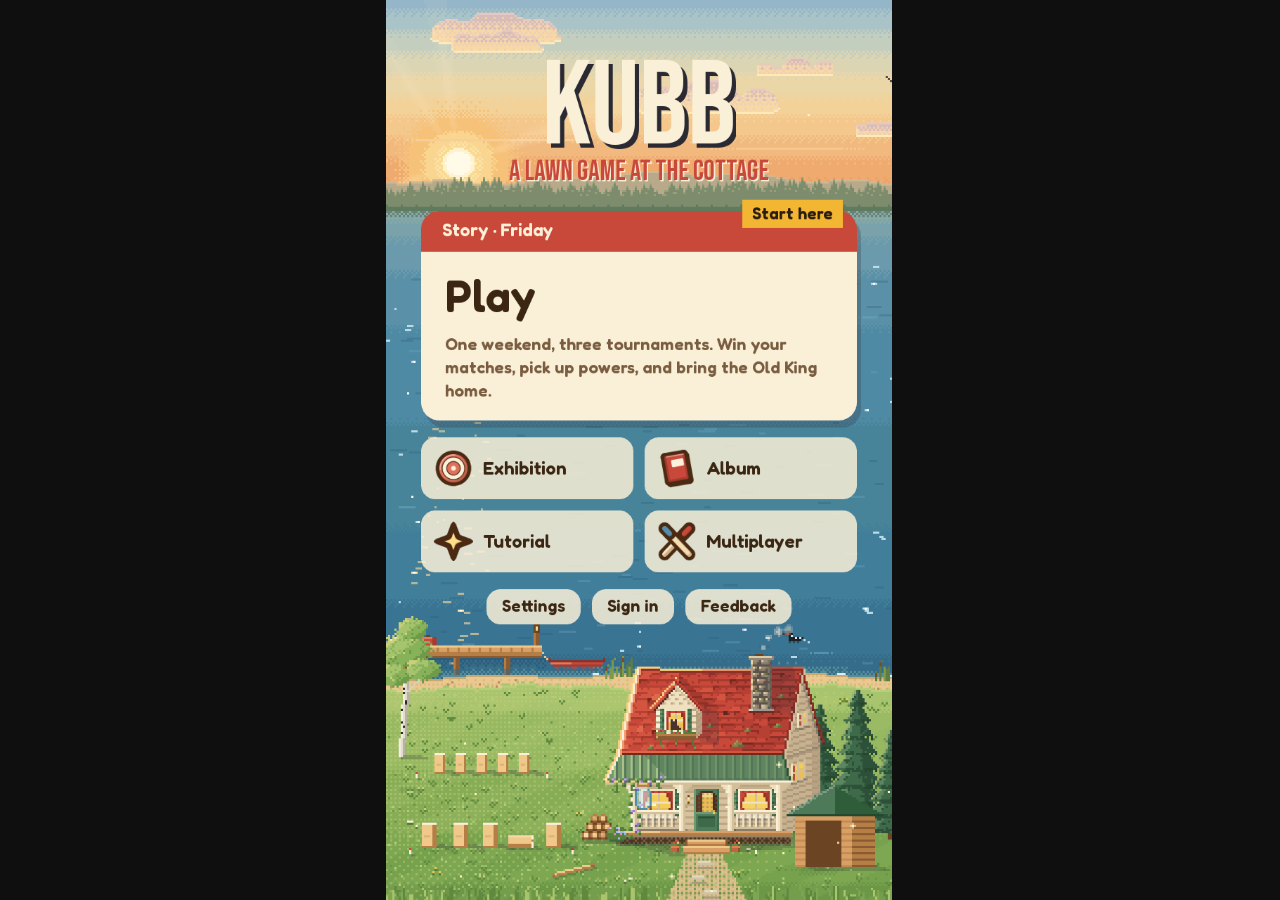
<file: index.html>
<!doctype html>
<html lang="en">
<head>
    <meta charset="UTF-8" />
    <link rel="icon" type="image/png" href="./favicon.png" />
    <!-- Add to Home Screen: Kubb opens full screen with its own icon. A phone needs this for notifications (iPhone
         only sends them to a game added to the Home Screen). -->
    <link rel="manifest" href="./manifest.webmanifest" />
    <link rel="apple-touch-icon" href="./icons/apple-touch-icon.png" />
    <meta name="apple-mobile-web-app-title" content="Kubb" />
    <meta name="mobile-web-app-capable" content="yes" />
    <meta name="apple-mobile-web-app-capable" content="yes" />
    <meta name="theme-color" content="#fcf1da" />
    <meta name="viewport" content="width=device-width, initial-scale=1.0" />
    <link rel="stylesheet" href="./style.css">
    <!-- Fredoka (SIL Open Font Licence), the game's font. See ASSETS.md. -->
    <link rel="stylesheet" href="./fonts.css">
    <!-- Fetch the splash's two fonts straight away, so its title doesn't swap font halfway in. -->
    <link rel="preload" href="./assets/fonts/bebas-neue-400-latin.woff2" as="font" type="font/woff2" crossorigin>
    <link rel="preload" href="./assets/fonts/caveat-600-latin.woff2" as="font" type="font/woff2" crossorigin>
    <title>Kubb</title>
  <script type="module" crossorigin src="./assets/index-DdmaKuRR.js"></script>
  <link rel="modulepreload" crossorigin href="./assets/phaser-DkrQsNE3.js">
</head>

<body>
    <!-- The title card: plain HTML so it shows the moment the page opens, before the fonts and the
         game have loaded. src/main.ts fades it out once the first screen has been drawn. -->
    <div id="splash" role="status" aria-live="polite">
        <div class="splash-title">Kubb</div>
        <div class="splash-line">setting up the lawn<span class="splash-dots"><span>.</span><span>.</span><span>.</span></span></div>
    </div>
    <script>
        // If the game hasn't drawn its first screen after 15 seconds, offer a fresh copy instead of a splash that never
        // ends (Josh's phone, 2026-10-17: it held a page from an earlier publish whose script was gone). The added `r`
        // skips the phone's cached page; the game ignores it.
        setTimeout(function () {
            var s = document.getElementById('splash');
            if (!s || s.classList.contains('leaving')) return;
            var b = document.createElement('button');
            b.className = 'splash-reload';
            b.textContent = 'Still loading? Tap to reload';
            b.onclick = function () { var u = new URL(location.href); u.searchParams.set('r', String(Date.now())); location.replace(u.toString()); };
            s.appendChild(b);
        }, 15000);
    </script>
    <div id="app">
        <div id="game-container"></div>
    </div>
</body>
</html>
</file>
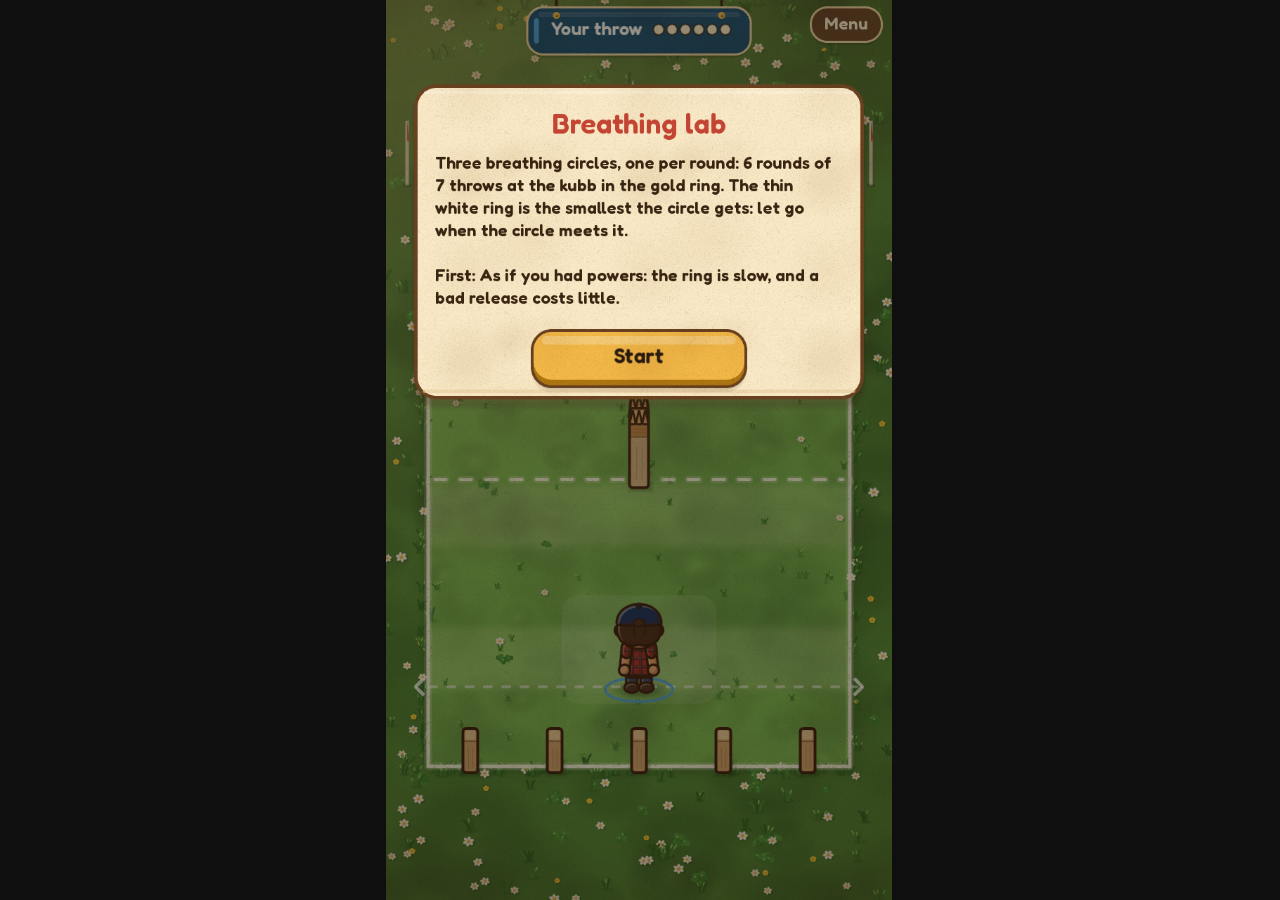
<file: breathlab/index.html>
<!doctype html>
<html lang="en">
<head>
<meta charset="UTF-8">
<meta name="viewport" content="width=device-width, initial-scale=1.0">
<title>Kubb Breathing lab</title>
<!-- kubbgame.ca/breathlab: a short address to send friends, straight into the Breathing lab. -->
<meta http-equiv="refresh" content="0; url=../?breathlab=1&amp;from=camp">
<script>location.replace('../?breathlab=1&from=camp');</script>
</head>
<body><a href="../?breathlab=1&amp;from=camp">Start the Breathing lab</a></body>
</html>
</file>
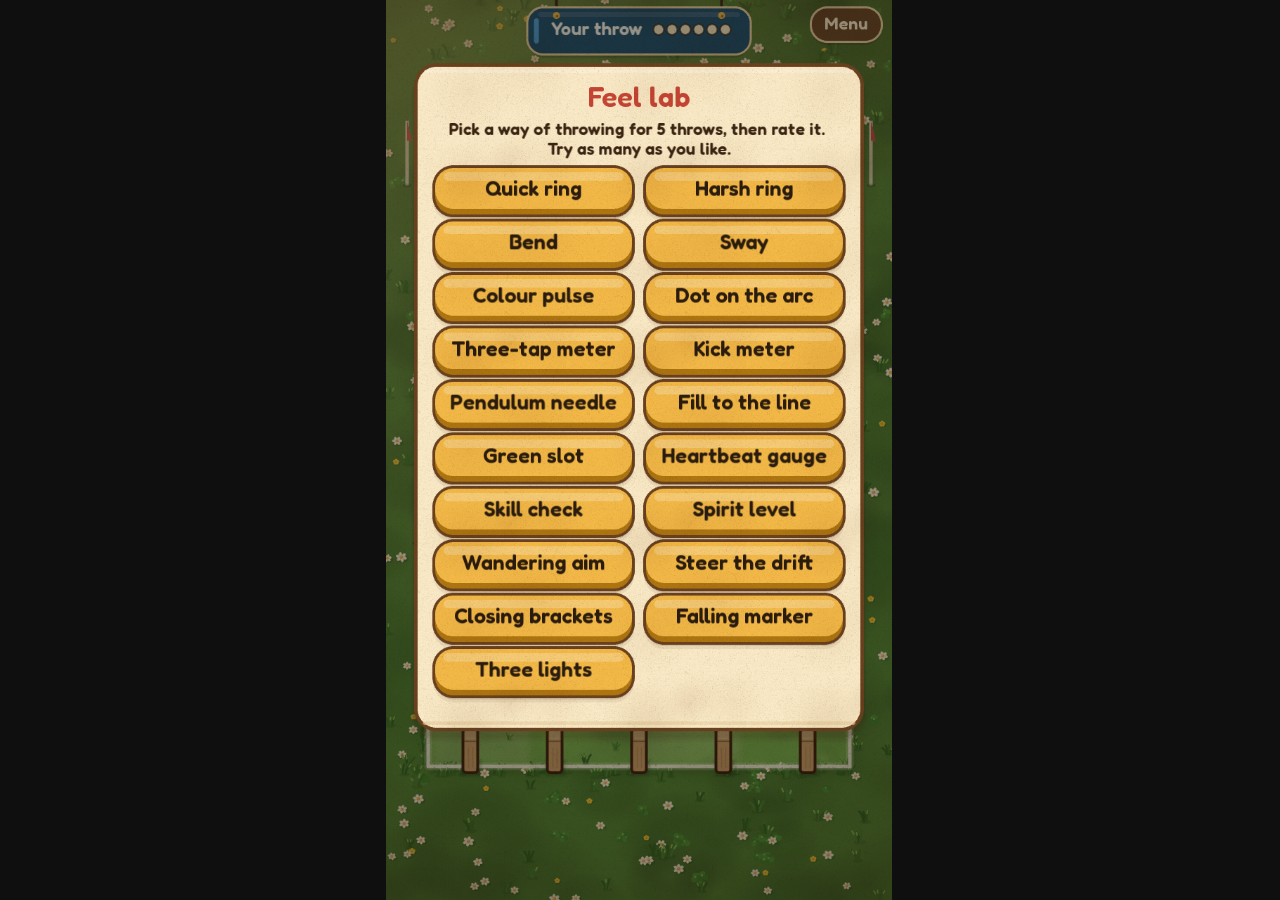
<file: feellab/index.html>
<!doctype html>
<html lang="en">
<head>
<meta charset="UTF-8">
<meta name="viewport" content="width=device-width, initial-scale=1.0">
<title>Kubb Feel lab</title>
<!-- kubbgame.ca/feellab: a short address to send friends, straight into the Feel lab. -->
<meta http-equiv="refresh" content="0; url=../?feellab=1&amp;from=camp">
<script>location.replace('../?feellab=1&from=camp');</script>
</head>
<body><a href="../?feellab=1&amp;from=camp">Start the Feel lab</a></body>
</html>
</file>
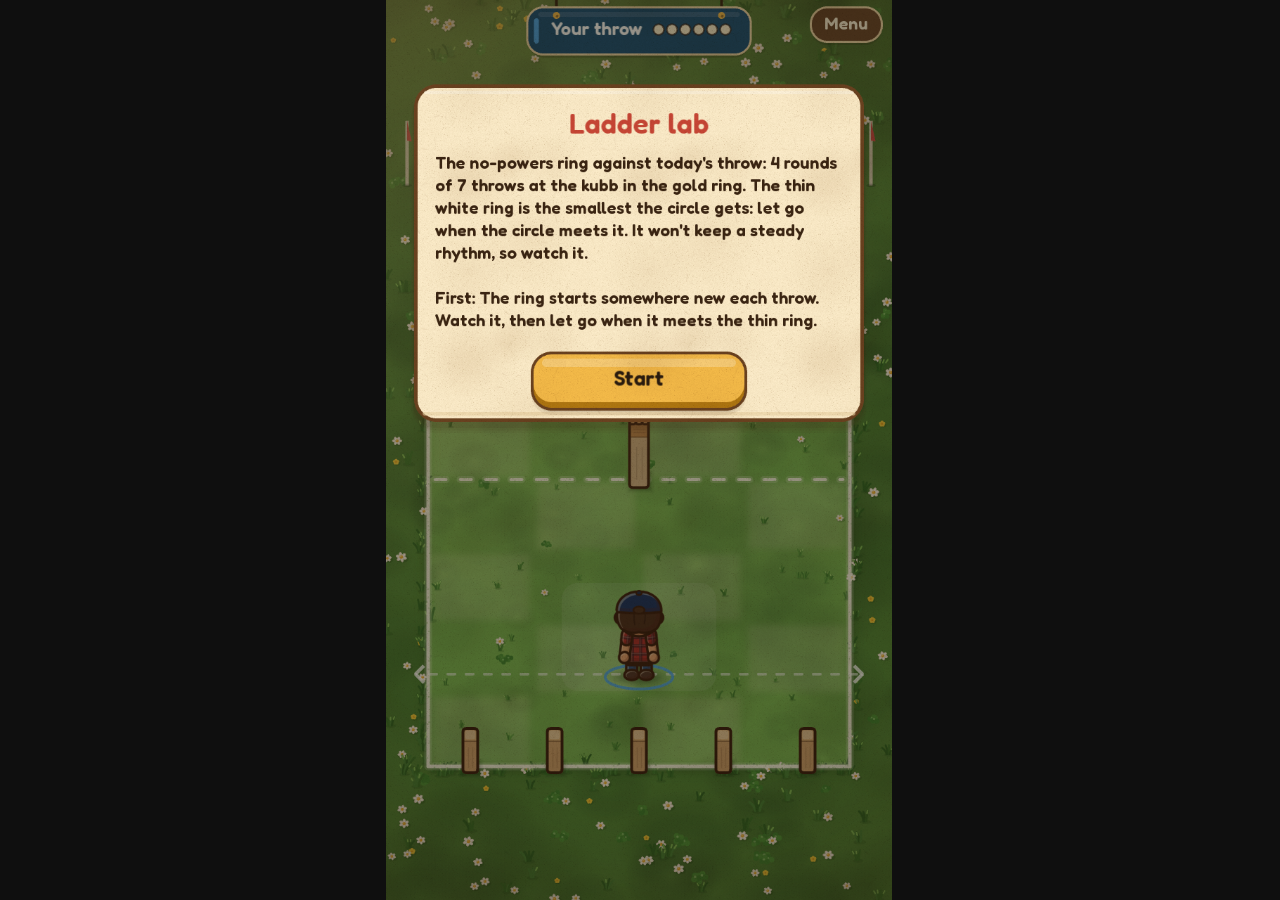
<file: ladderlab/index.html>
<!doctype html>
<html lang="en">
<head>
<meta charset="UTF-8">
<meta name="viewport" content="width=device-width, initial-scale=1.0">
<title>Kubb Ladder lab</title>
<!-- kubbgame.ca/ladderlab: a short address to send friends, straight into the Ladder lab. -->
<meta http-equiv="refresh" content="0; url=../?ladderlab=1&amp;from=camp">
<script>location.replace('../?ladderlab=1&from=camp');</script>
</head>
<body><a href="../?ladderlab=1&amp;from=camp">Start the Ladder lab</a></body>
</html>
</file>
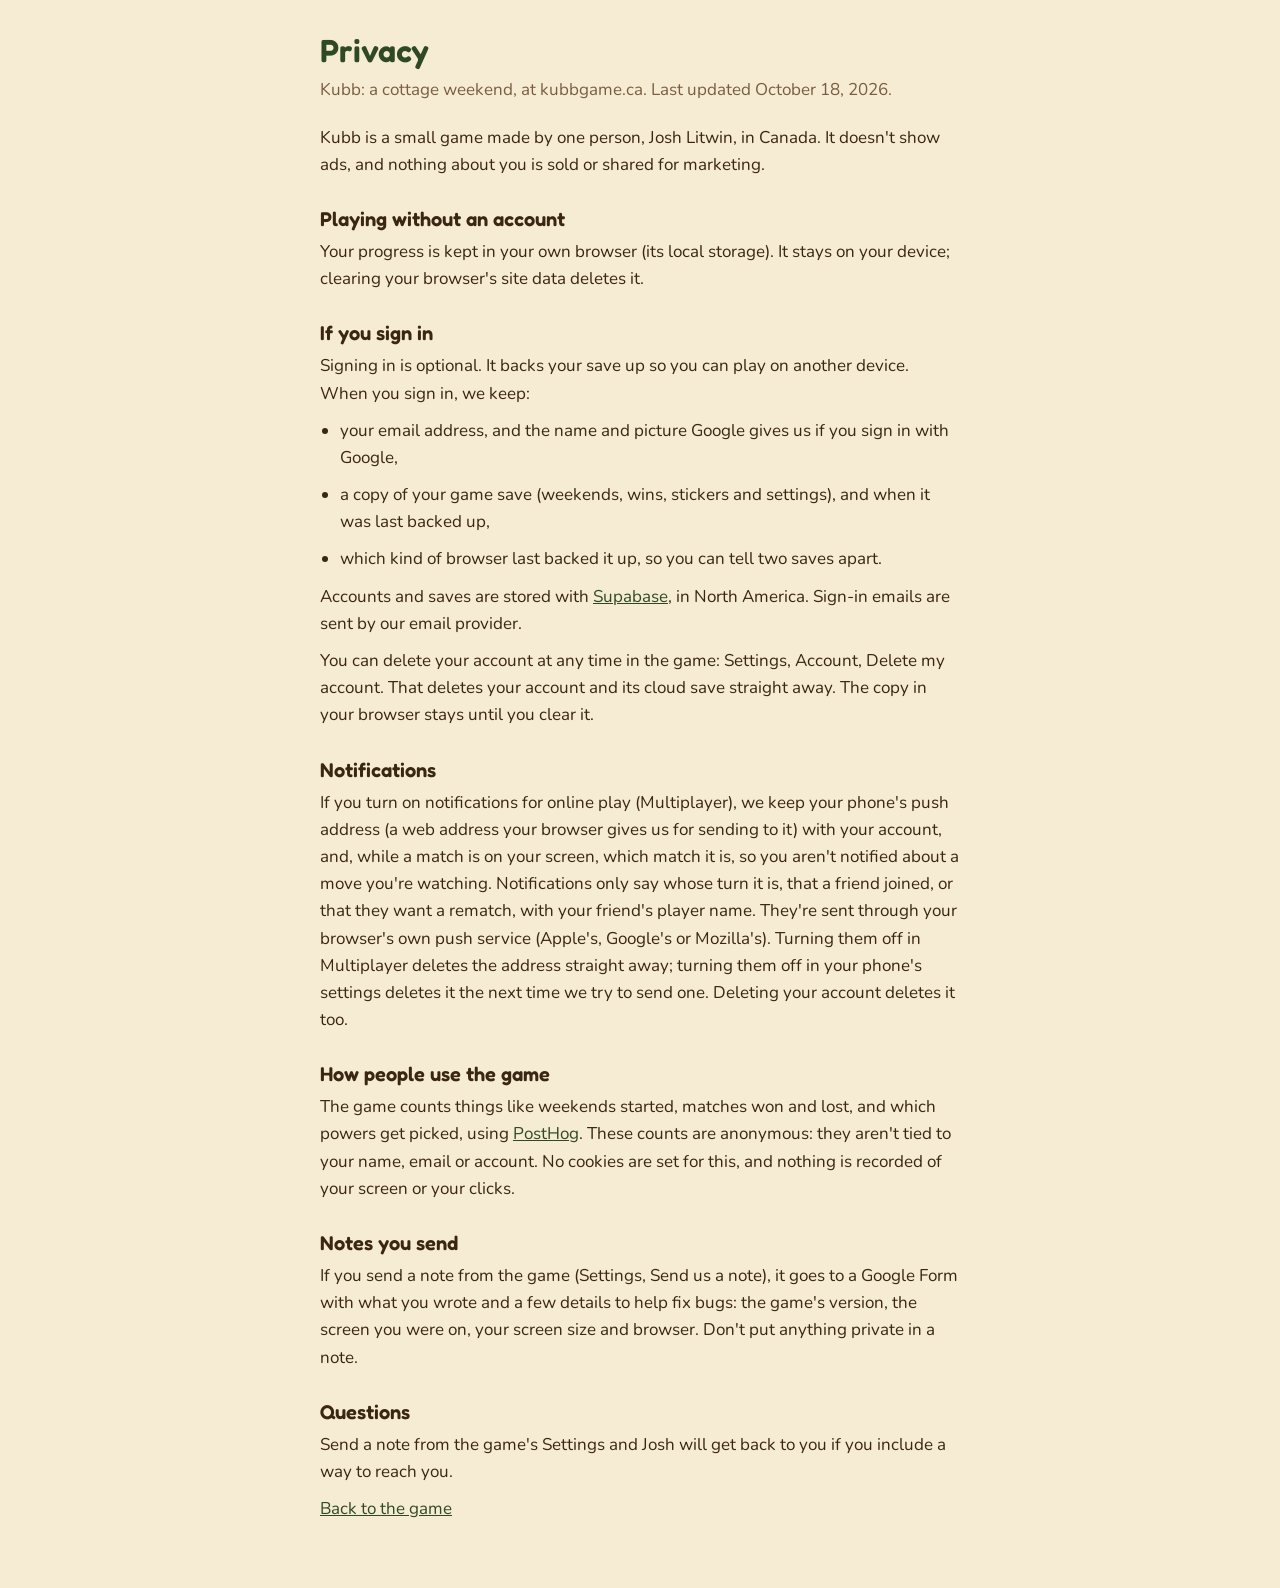
<file: privacy/index.html>
<!doctype html>
<html lang="en">
<head>
<meta charset="utf-8">
<meta name="viewport" content="width=device-width, initial-scale=1">
<title>Kubb Privacy</title>
<link rel="icon" href="/favicon.png">
<link rel="stylesheet" href="https://fonts.googleapis.com/css2?family=Fredoka:wght@500;600&family=Nunito:wght@400;700&display=swap">
<style>
:root { --bg: #f6ecd4; --card: #fcf1da; --ink: #3b2614; --soft: #7a5d40; --edge: #6b4423; --lawn: #2f4a22; }
@media (prefers-color-scheme: dark) { :root { --bg: #1d2516; --card: #26301d; --ink: #f3e6c8; --soft: #c9b48f; --edge: #8a6a45; --lawn: #b5d39a; color-scheme: dark; } }
body { margin: 0; background: var(--bg); color: var(--ink); font: 17px/1.6 "Nunito", "Trebuchet MS", sans-serif; }
main { max-width: 640px; margin: 0 auto; padding-inline: 16px; padding-block: 32px 56px; }
h1 { font: 600 2rem/1.2 "Fredoka", sans-serif; color: var(--lawn); margin: 0 0 6px; }
h2 { font: 600 1.25rem/1.3 "Fredoka", sans-serif; margin: 28px 0 6px; }
p, li { margin: 0 0 10px; }
ul { padding-left: 20px; margin: 0 0 10px; }
.when { color: var(--soft); margin-bottom: 20px; }
a { color: var(--lawn); }
</style>
</head>
<body>
<main>
  <h1>Privacy</h1>
  <p class="when">Kubb: a cottage weekend, at kubbgame.ca. Last updated October 18, 2026.</p>

  <p>Kubb is a small game made by one person, Josh Litwin, in Canada. It doesn't show ads, and nothing about you is sold or shared for marketing.</p>

  <h2>Playing without an account</h2>
  <p>Your progress is kept in your own browser (its local storage). It stays on your device; clearing your browser's site data deletes it.</p>

  <h2>If you sign in</h2>
  <p>Signing in is optional. It backs your save up so you can play on another device. When you sign in, we keep:</p>
  <ul>
    <li>your email address, and the name and picture Google gives us if you sign in with Google,</li>
    <li>a copy of your game save (weekends, wins, stickers and settings), and when it was last backed up,</li>
    <li>which kind of browser last backed it up, so you can tell two saves apart.</li>
  </ul>
  <p>Accounts and saves are stored with <a href="https://supabase.com/privacy" rel="noopener">Supabase</a>, in North America. Sign-in emails are sent by our email provider.</p>
  <p>You can delete your account at any time in the game: Settings, Account, Delete my account. That deletes your account and its cloud save straight away. The copy in your browser stays until you clear it.</p>

  <h2>Notifications</h2>
  <p>If you turn on notifications for online play (Multiplayer), we keep your phone's push address (a web address your browser gives us for sending to it) with your account, and, while a match is on your screen, which match it is, so you aren't notified about a move you're watching. Notifications only say whose turn it is, that a friend joined, or that they want a rematch, with your friend's player name. They're sent through your browser's own push service (Apple's, Google's or Mozilla's). Turning them off in Multiplayer deletes the address straight away; turning them off in your phone's settings deletes it the next time we try to send one. Deleting your account deletes it too.</p>

  <h2>How people use the game</h2>
  <p>The game counts things like weekends started, matches won and lost, and which powers get picked, using <a href="https://posthog.com/privacy" rel="noopener">PostHog</a>. These counts are anonymous: they aren't tied to your name, email or account. No cookies are set for this, and nothing is recorded of your screen or your clicks.</p>

  <h2>Notes you send</h2>
  <p>If you send a note from the game (Settings, Send us a note), it goes to a Google Form with what you wrote and a few details to help fix bugs: the game's version, the screen you were on, your screen size and browser. Don't put anything private in a note.</p>

  <h2>Questions</h2>
  <p>Send a note from the game's Settings and Josh will get back to you if you include a way to reach you.</p>

  <p><a href="/">Back to the game</a></p>
</main>
</body>
</html>
</file>
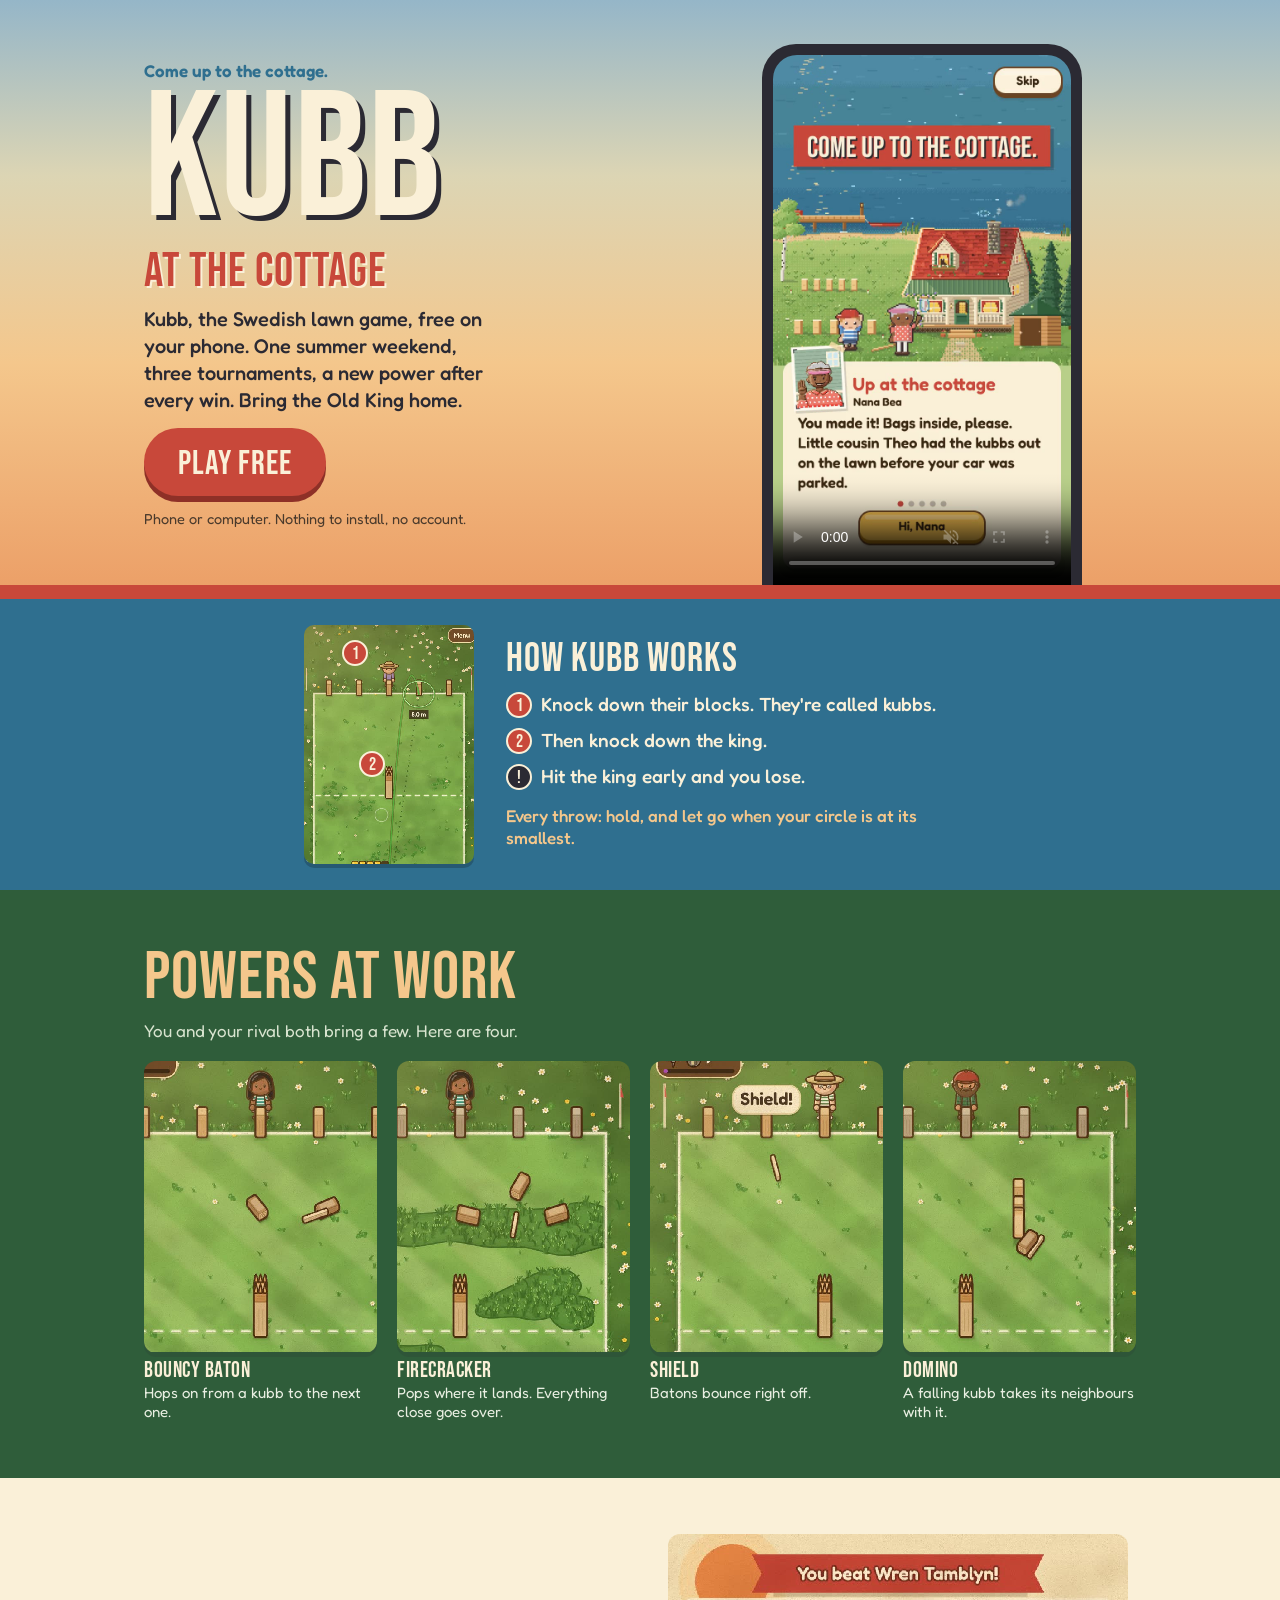
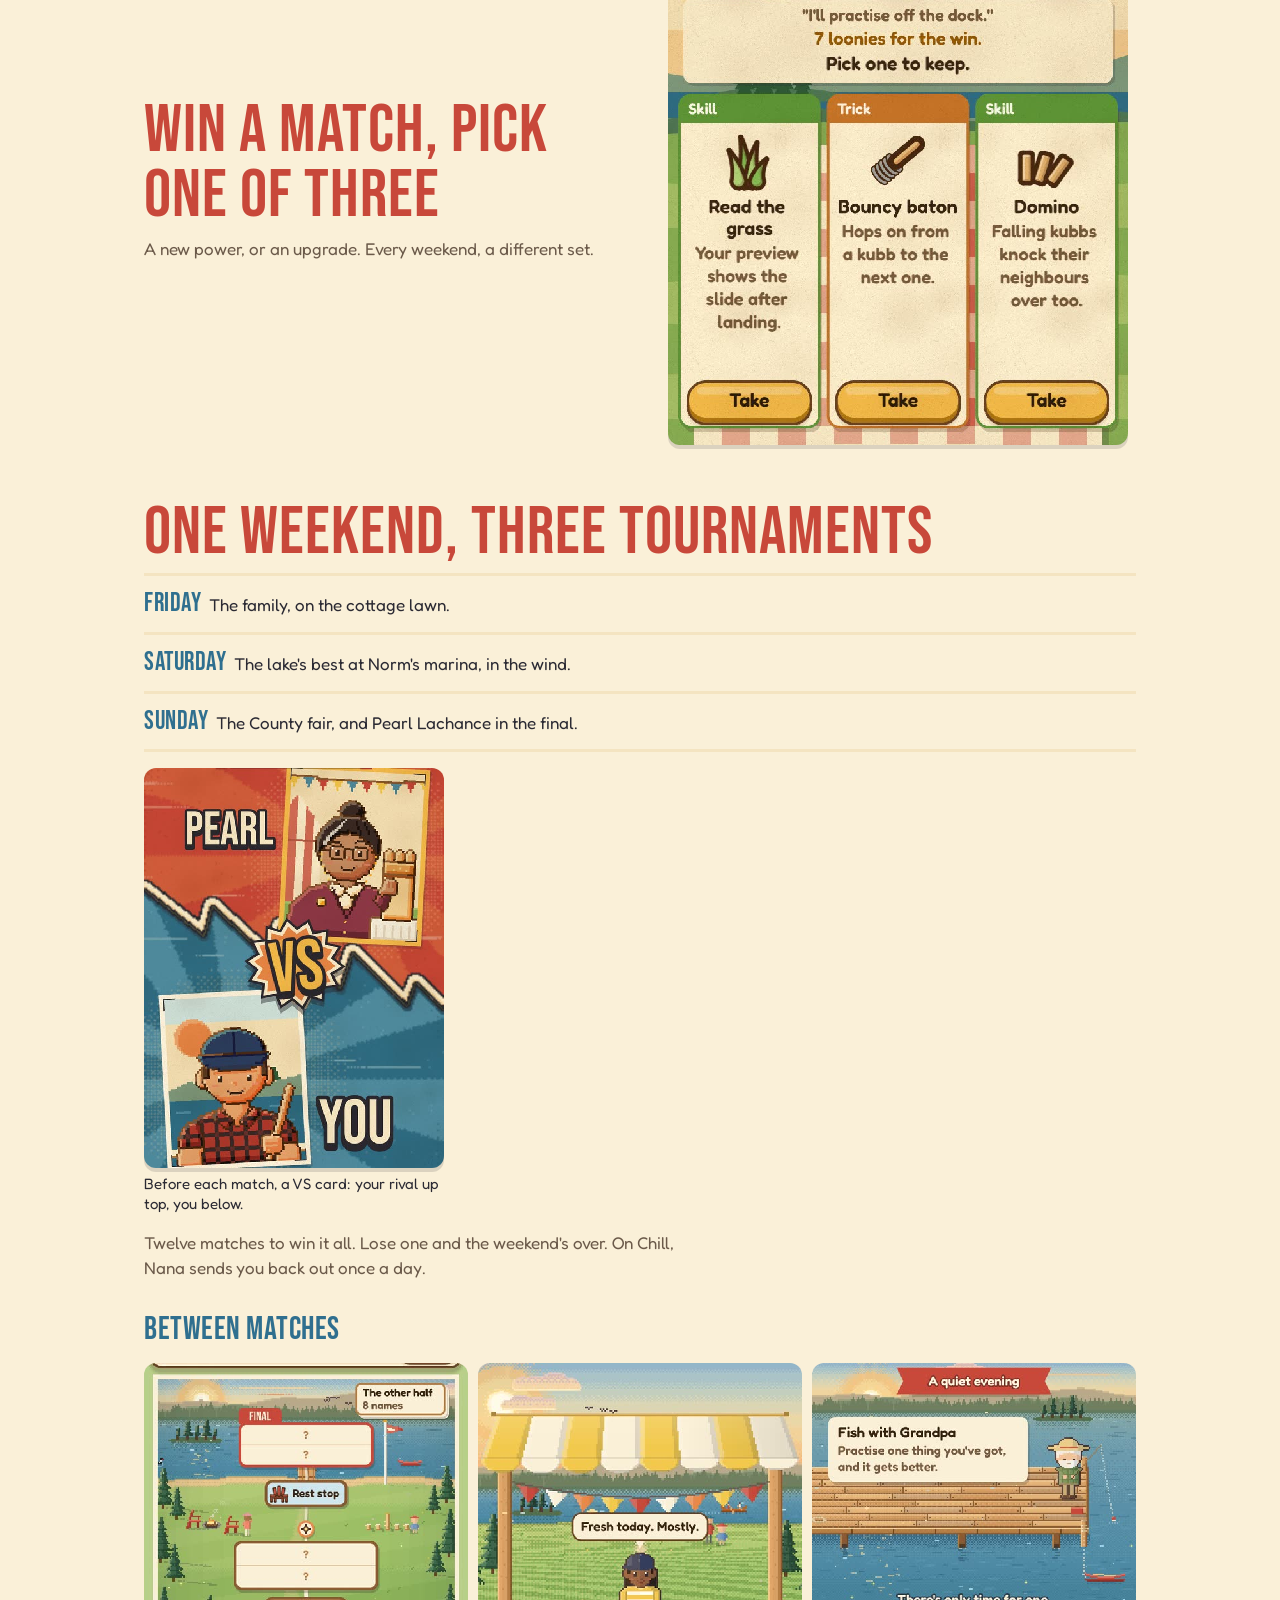
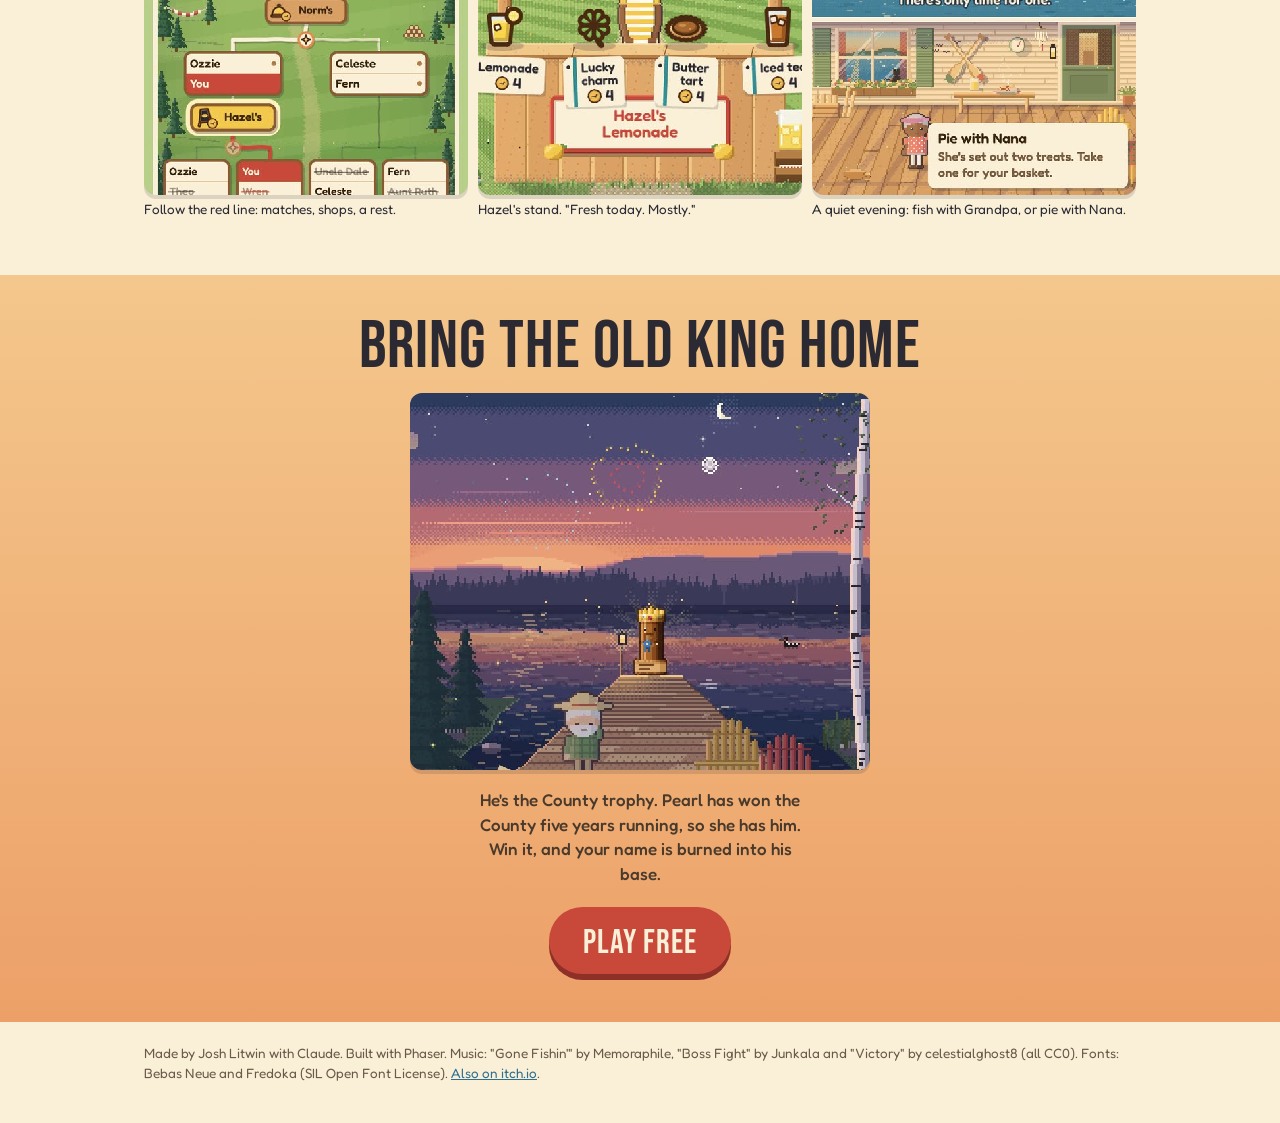
<file: promo/index.html>
<!doctype html>
<html lang="en-CA">
<meta charset="utf-8">
<title>Kubb at the Cottage</title>
<meta name="description" content="Kubb, the Swedish lawn game, free on your phone. One summer weekend, three tournaments, a new power after every win. Bring the Old King home. Nothing to install.">
<meta name="viewport" content="width=device-width, initial-scale=1">
<meta property="og:type" content="website">
<meta property="og:url" content="https://kubbgame.ca/promo/">
<meta property="og:title" content="Kubb at the Cottage: a free lawn game with powers">
<meta property="og:description" content="Throw wooden batons, knock down the other side's blocks, then the king. Pick a new power every time you win. Free in your browser, nothing to install.">
<meta property="og:image" content="https://kubbgame.ca/promo/media/poster.jpg">
<meta property="og:image:width" content="1200">
<meta property="og:image:height" content="630">
<meta name="twitter:card" content="summary_large_image">
<link rel="stylesheet" href="https://fonts.googleapis.com/css2?family=Bebas+Neue&family=Fredoka:wght@400;500;600&display=swap">
<style>
/* v5 (2026-10-12): v4's page with Josh's script: his subhead, the new trailer, the Old King home on the dock.
   v4: v3's page (the v2 summer poster cut to about five phone screens) with every picture and clip
   re-recorded with the ring. Order: hero (trailer), how Kubb works, powers at work, pick one of three, the weekend
   (VS card and the pixel weekend), the Old King, the closing button. Phone first; grids open at 760 px. */
:root {
  --cream: #faf0d8; --sand: #f4e4c1; --dusk: #f4c78c; --red: #c8483a; --lake: #2f6f8f; --pine: #2f5d3a; --ink: #2b2a33; --soft: #6b5a4a;
  --display: "Bebas Neue", "Arial Narrow", Impact, sans-serif; --body: "Fredoka", "Trebuchet MS", system-ui, sans-serif;
  color-scheme: light;
}
* { box-sizing: border-box; }
html, body { overflow-x: hidden; }
body { margin: 0; background: var(--cream); color: var(--ink); font-family: var(--body); font-size: 17px; line-height: 1.45; }
a { color: var(--lake); }
img, video { max-width: 100%; }
img { height: auto; }
figure { margin: 0; }
.wrap { max-width: 1040px; margin: 0 auto; padding-inline: 16px; }

.hero { background: linear-gradient(180deg, #95b6c8 0%, #dcd5b4 30%, var(--dusk) 62%, #eca068 100%); padding-top: 26px; overflow: hidden; }
.hero .wrap { display: grid; grid-template-columns: 1fr; gap: 18px; align-items: end; }
.title { text-align: center; }
.invite { font-size: 17px; font-weight: 600; color: var(--lake); margin: 0; }
.title h1 { font-family: var(--display); font-weight: 400; font-size: clamp(84px, 14vw, 190px); line-height: 0.85; margin: 2px 0 0; color: var(--cream); text-shadow: 5px 5px 0 var(--ink); letter-spacing: 2px; }
.title h1 small { display: block; font-size: 0.27em; line-height: 1; color: var(--red); text-shadow: 2px 2px 0 var(--cream); letter-spacing: 1px; margin-top: 10px; }
.pitch { max-width: 33ch; margin: 10px auto 14px; font-size: 17px; line-height: 1.35; font-weight: 500; }
.play { display: inline-flex; align-items: center; background: var(--red); color: var(--cream); text-decoration: none; font-family: var(--display); font-size: 34px; letter-spacing: 1px; padding: 11px 34px 7px; border-radius: 999px; box-shadow: 0 6px 0 #8e3027; }
.play:hover { transform: translateY(1px); box-shadow: 0 5px 0 #8e3027; }
.play:focus-visible { outline: 4px solid var(--lake); outline-offset: 4px; }
.sub { font-size: 14.5px; color: #4a3a2c; margin-top: 12px; }
.phone { justify-self: center; width: min(320px, 100%); background: var(--ink); border-radius: 34px 34px 0 0; padding: 11px 11px 0; }
.phone video { display: block; width: 100%; aspect-ratio: 9 / 16; border-radius: 24px 24px 0 0; background: var(--sand); object-fit: cover; }
.band { height: 14px; background: var(--red); }

/* How Kubb works: one picture with two numbered marks, and the three steps beside it. */
.how { background: var(--lake); color: var(--cream); padding-block: 26px; }
.how .wrap { display: grid; grid-template-columns: 132px 1fr; gap: 18px; align-items: center; }
.lawn { position: relative; }
.lawn img { display: block; width: 100%; border-radius: 10px; image-rendering: pixelated; box-shadow: 0 4px 0 rgba(0,0,0,0.2); }
.dot { position: absolute; display: grid; place-items: center; width: 26px; height: 26px; border-radius: 50%; background: var(--red); color: var(--cream); border: 2px solid var(--cream); font-family: var(--display); font-size: 18px; line-height: 1; padding-top: 2px; transform: translate(-50%, -50%); }
.tag { position: absolute; left: 50%; bottom: 5px; transform: translateX(-50%); background: var(--cream); color: var(--ink); font-size: 12px; font-weight: 600; padding: 0 8px; border-radius: 999px; }
.how h2 { font-family: var(--display); font-weight: 400; font-size: 30px; line-height: 1; margin: 0 0 8px; letter-spacing: 1px; color: var(--cream); }
.steps { list-style: none; margin: 0; padding: 0; }
.steps li { display: grid; grid-template-columns: 26px 1fr; gap: 9px; align-items: start; padding: 5px 0; font-weight: 500; line-height: 1.3; }
.steps .dot { position: static; transform: none; }
.steps .no { background: var(--ink); }

section { padding-block: 40px; }
h2 { font-family: var(--display); font-weight: 400; font-size: clamp(42px, 7vw, 68px); line-height: 0.95; margin: 0 0 8px; color: var(--red); letter-spacing: 1px; text-wrap: balance; }
.lede { max-width: 56ch; margin: 0 0 18px; color: var(--soft); }
.shot img, .shot video { display: block; width: 100%; border-radius: 12px; image-rendering: pixelated; box-shadow: 0 4px 0 rgba(43,42,51,0.15); background: var(--sand); }
figcaption { font-size: 15px; margin-top: 6px; line-height: 1.3; }
figcaption b { display: block; font-family: var(--display); font-weight: 400; font-size: 22px; letter-spacing: 0.5px; line-height: 1.1; }

.powers { background: var(--pine); color: var(--cream); }
.powers h2 { color: var(--dusk); }
.powers .lede { color: #d8e4cf; }
.clips { display: grid; grid-template-columns: repeat(2, minmax(0, 1fr)); gap: 16px 12px; }
.clips video { aspect-ratio: 4 / 5; object-fit: cover; }
.clips figcaption { color: #e9efe2; }
.clips figcaption b { color: var(--cream); }

.split { display: grid; grid-template-columns: 1fr; gap: 20px; align-items: center; }
.pick .shot { max-width: 460px; justify-self: center; width: 100%; }
.days { list-style: none; padding: 0; margin: 0 0 16px; }
.days li { padding: 9px 0; border-top: 3px solid var(--sand); }
.days li:last-child { border-bottom: 3px solid var(--sand); }
.days b { font-family: var(--display); font-weight: 400; font-size: 26px; color: var(--lake); letter-spacing: 0.5px; margin-right: 8px; }
.stake { margin: 0; color: var(--soft); max-width: 56ch; }
.ring { margin: 10px 0 0; font-weight: 500; line-height: 1.3; color: var(--dusk); }
.vs { max-width: 300px; margin: 0 0 18px; }
.weekend h3 { font-family: var(--display); font-weight: 400; font-size: 32px; letter-spacing: 0.5px; color: var(--lake); margin: 26px 0 10px; }
.strip { display: grid; grid-template-columns: repeat(3, minmax(0, 1fr)); gap: 10px; }
.strip figcaption { font-size: 13.5px; }

.foot { background: linear-gradient(180deg, var(--dusk), #eca068); text-align: center; padding-block: 40px 48px; }
.foot h2 { color: var(--ink); margin-bottom: 14px; }
.foot .king { max-width: 460px; margin: 0 auto 18px; }
.foot p { margin: 0 auto 20px; max-width: 34ch; color: #4a3a2c; font-weight: 500; }
.foot .sub { margin-top: 14px; }
.credits { font-size: 13.5px; color: var(--soft); padding-block: 22px 96px; }

/* Sticky bar, phones only. Shown by the script once the hero button has scrolled away; hidden near the closing button. */
.bar { position: fixed; left: 0; right: 0; bottom: 0; z-index: 20; display: none; align-items: center; justify-content: space-between; gap: 12px; padding: 10px 16px calc(10px + env(safe-area-inset-bottom)); background: var(--cream); border-top: 3px solid var(--red); box-shadow: 0 -4px 14px rgba(43,42,51,0.18); transform: translateY(110%); transition: transform 0.2s ease; }
.bar.on { transform: none; }
.bar span { font-size: 14px; font-weight: 500; line-height: 1.2; }
.bar .play { font-size: 26px; padding: 8px 24px 5px; box-shadow: 0 4px 0 #8e3027; white-space: nowrap; }
@media (max-width: 759px) { .bar { display: flex; } }

@media (min-width: 760px) {
  .wrap { padding-inline: 24px; }
  .hero { padding-top: 44px; }
  .hero .wrap { grid-template-columns: 1.1fr 0.9fr; gap: 40px; }
  .title { text-align: left; padding-bottom: 56px; }
  .pitch { margin-inline: 0; font-size: 20px; max-width: 30ch; }
  .how .wrap { grid-template-columns: 170px 1fr; gap: 32px; max-width: 720px; }
  .how h2 { font-size: 40px; }
  .steps li { font-size: 19px; }
  section { padding-block: 56px; }
  .clips { grid-template-columns: repeat(4, minmax(0, 1fr)); gap: 20px; }
  .split { grid-template-columns: 1fr 1fr; gap: 40px; }
  .credits { padding-bottom: 40px; }
}
@media (prefers-reduced-motion: reduce) { .play, .bar { transition: none; } }
</style>

<header class="hero">
  <div class="wrap">
    <div class="title">
      <p class="invite">Come up to the cottage.</p>
      <h1>KUBB <small>at the cottage</small></h1>
      <p class="pitch">Kubb, the Swedish lawn game, free on your phone. One summer weekend, three tournaments, a new power after every win. Bring the Old King home.</p>
      <a class="play" id="play-top" href="https://kubbgame.ca/">Play free</a>
      <div class="sub">Phone or computer. Nothing to install, no account.</div>
    </div>
    <div class="phone">
      <video id="trailer" src="media/trailer.mp4" poster="media/trailer-poster.jpg" autoplay muted loop playsinline controls preload="metadata" aria-label="Trailer: a Kubb lawn, the cottage, a family match, a timed throw, the weekend's three ladders, a lost final, picking a power, four powers, the County final and the Old King home on the dock."></video>
      <script>if (matchMedia('(prefers-reduced-motion: reduce)').matches) { var t = document.getElementById('trailer'); t.removeAttribute('autoplay'); t.pause(); }</script>
    </div>
  </div>
</header>
<div class="band"></div>

<main>
  <div class="how">
    <div class="wrap">
      <figure class="lawn">
        <img src="media/lawn.jpg" width="540" height="760" alt="A Kubb pitch from above: five wooden blocks on the far line, the king in the middle, and a throw being aimed, its circle near its smallest.">
        <span class="dot" style="left:30%; top:12%">1</span>
        <span class="dot" style="left:40%; top:58%">2</span>
      </figure>
      <div>
        <h2>How Kubb works</h2>
        <ol class="steps">
          <li><span class="dot">1</span><span>Knock down their blocks. They're called kubbs.</span></li>
          <li><span class="dot">2</span><span>Then knock down the king.</span></li>
          <li><span class="dot no">!</span><span>Hit the king early and you lose.</span></li>
        </ol>
        <p class="ring">Every throw: hold, and let go when your circle is at its smallest.</p>
      </div>
    </div>
  </div>

  <section class="powers">
    <div class="wrap">
      <h2>Powers at work</h2>
      <p class="lede">You and your rival both bring a few. Here are four.</p>
      <div class="clips">
        <figure class="shot"><video class="loop" src="media/clip-bouncy.mp4" poster="media/s-bouncy.jpg" muted loop playsinline preload="none" aria-label="A Bouncy baton knocks one kubb over and hops on to knock the next."></video><figcaption><b>Bouncy baton</b>Hops on from a kubb to the next one.</figcaption></figure>
        <figure class="shot"><video class="loop" src="media/clip-firecracker.mp4" poster="media/s-firecracker.jpg" muted loop playsinline preload="none" aria-label="A Firecracker baton bursting, knocking three kubbs over at once."></video><figcaption><b>Firecracker</b>Pops where it lands. Everything close goes over.</figcaption></figure>
        <figure class="shot"><video class="loop" src="media/clip-shield.mp4" poster="media/s-shield.jpg" muted loop playsinline preload="none" aria-label="A kubb inside a Shield bubble as a baton bounces off."></video><figcaption><b>Shield</b>Batons bounce right off.</figcaption></figure>
        <figure class="shot"><video class="loop" src="media/clip-domino.mp4" poster="media/s-domino.jpg" muted loop playsinline preload="none" aria-label="Domino: one baton hits the front kubb in a row of four and the other three go over after it."></video><figcaption><b>Domino</b>A falling kubb takes its neighbours with it.</figcaption></figure>
      </div>
    </div>
  </section>

  <section class="pick">
    <div class="wrap split">
      <div>
        <h2>Win a match, pick one of three</h2>
        <p class="lede">A new power, or an upgrade. Every weekend, a different set.</p>
      </div>
      <figure class="shot"><img src="media/pick.jpg" width="720" height="800" loading="lazy" alt="After beating Wren Tamblyn, three cards to pick from: Read the grass, Bouncy baton and Domino."></figure>
    </div>
  </section>

  <section class="weekend" style="padding-top:0">
    <div class="wrap">
      <h2>One weekend, three tournaments</h2>
      <ul class="days">
        <li><b>Friday</b>The family, on the cottage lawn.</li>
        <li><b>Saturday</b>The lake's best at Norm's marina, in the wind.</li>
        <li><b>Sunday</b>The County fair, and Pearl Lachance in the final.</li>
      </ul>
      <figure class="shot vs"><img src="media/vs.jpg" width="540" height="720" loading="lazy" alt="The VS card before the County final: Pearl Lachance above, you below, a gold VS between."><figcaption>Before each match, a VS card: your rival up top, you below.</figcaption></figure>
      <p class="stake">Twelve matches to win it all. Lose one and the weekend's over. On Chill, Nana sends you back out once a day.</p>
      <h3>Between matches</h3>
      <div class="strip">
        <figure class="shot"><img src="media/map.jpg" width="480" height="640" loading="lazy" alt="Friday's map: the bracket, a red line to Hazel's, Norm's and the rest stop."><figcaption>Follow the red line: matches, shops, a rest.</figcaption></figure>
        <figure class="shot"><img src="media/stand.jpg" width="480" height="640" loading="lazy" alt="Hazel's lemonade stand: lemonade, a lucky charm, a butter tart and iced tea, 4 loonies each."><figcaption>Hazel's stand. "Fresh today. Mostly."</figcaption></figure>
        <figure class="shot"><img src="media/porch.jpg" width="480" height="640" loading="lazy" alt="A quiet evening: fish with Grandpa on the dock, or pie with Nana on the porch."><figcaption>A quiet evening: fish with Grandpa, or pie with Nana.</figcaption></figure>
      </div>
    </div>
  </section>

  <section class="foot">
    <div class="wrap">
      <h2>Bring the Old King home</h2>
      <figure class="shot king"><img src="media/dock.jpg" width="720" height="590" loading="lazy" alt="Home from the County: the Old King on the end of the cottage dock at dusk, Grandpa beside him, fireworks over the lake."></figure>
      <p>He's the County trophy. Pearl has won the County five years running, so she has him. Win it, and your name is burned into his base.</p>
      <a class="play" id="play-end" href="https://kubbgame.ca/">Play free</a>
    </div>
  </section>
</main>

<footer class="wrap credits">
  Made by Josh Litwin with Claude. Built with Phaser. Music: "Gone Fishin'" by Memoraphile, "Boss Fight" by Junkala and "Victory" by celestialghost8 (all CC0). Fonts: Bebas Neue and Fredoka (SIL Open Font License). <a href="https://joshlitwin.itch.io/kubb">Also on itch.io</a>.
</footer>

<div class="bar" id="bar" aria-hidden="true">
  <span>Free. Nothing to install.</span>
  <a class="play" href="https://kubbgame.ca/" tabindex="-1">Play free</a>
</div>

<script>
(function () {
  if (!('IntersectionObserver' in window)) return;
  var still = matchMedia('(prefers-reduced-motion: reduce)').matches;

  // Looping clips: nothing downloads until a clip is near the screen, and each plays only while it is on screen.
  var clips = document.querySelectorAll('video.loop');
  if (still) {
    clips.forEach(function (v) { v.controls = true; });
  } else {
    var seen = new IntersectionObserver(function (entries) {
      entries.forEach(function (e) {
        var v = e.target;
        if (e.isIntersecting) { var p = v.play(); if (p && p.catch) p.catch(function () {}); }
        else v.pause();
      });
    }, { threshold: 0.35 });
    clips.forEach(function (v) { seen.observe(v); });
  }

  // Sticky bar: on once the hero button has gone off the top, off again while the closing button is on screen.
  var bar = document.getElementById('bar'), link = bar.querySelector('a');
  var top = document.getElementById('play-top'), end = document.getElementById('play-end');
  var topGone = false, endSeen = false;
  function set() {
    var on = topGone && !endSeen;
    bar.classList.toggle('on', on);
    bar.setAttribute('aria-hidden', on ? 'false' : 'true');
    link.tabIndex = on ? 0 : -1;
  }
  new IntersectionObserver(function (es) { topGone = !es[0].isIntersecting && es[0].boundingClientRect.bottom < 0; set(); }).observe(top);
  new IntersectionObserver(function (es) { endSeen = es[0].isIntersecting; set(); }).observe(end);
})();
</script>
</html>
</file>
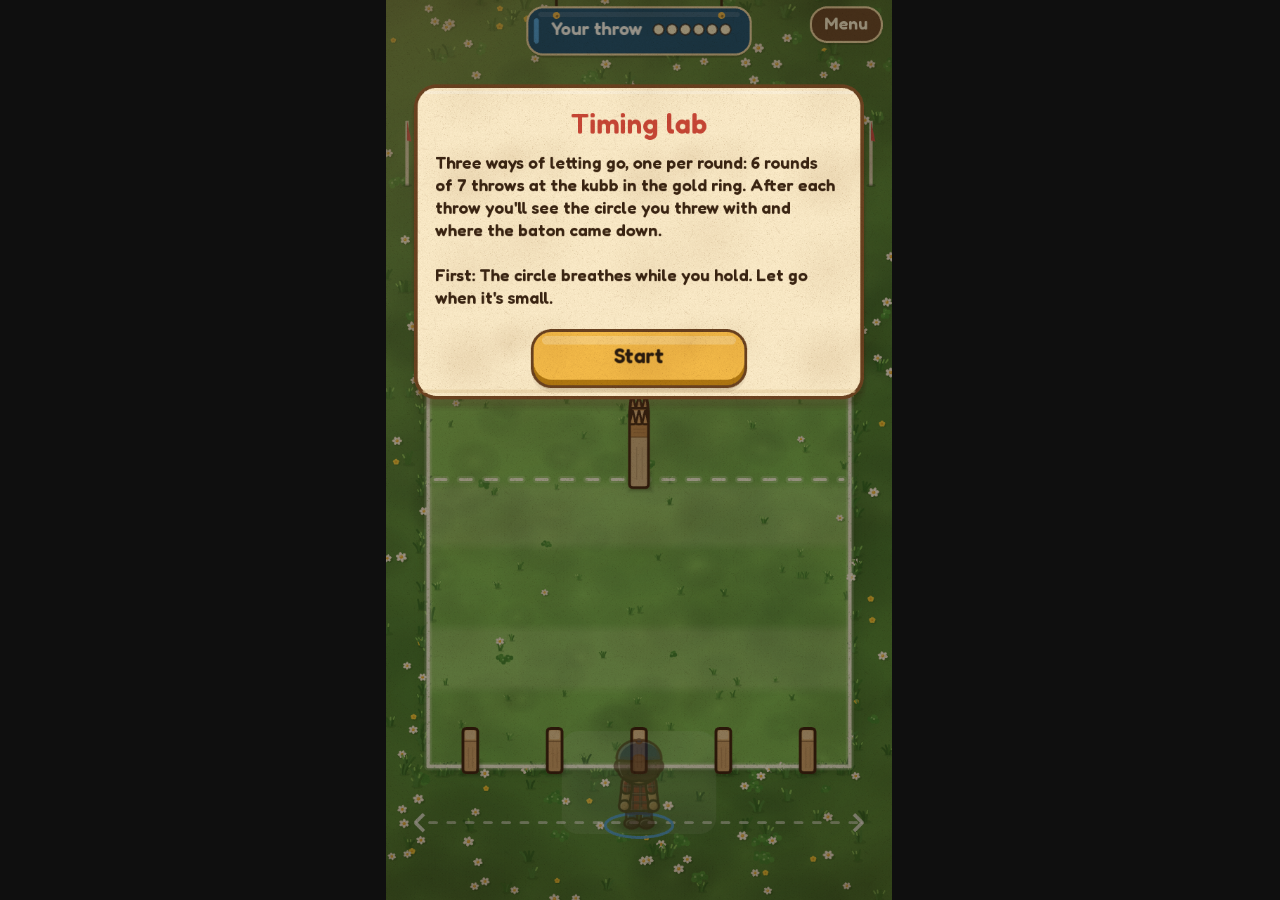
<file: timinglab/index.html>
<!doctype html>
<html lang="en">
<head>
<meta charset="UTF-8">
<meta name="viewport" content="width=device-width, initial-scale=1.0">
<title>Kubb Timing lab</title>
<!-- kubbgame.ca/timinglab: a short address to send friends, straight into the Timing lab. -->
<meta http-equiv="refresh" content="0; url=../?timinglab=1&amp;from=camp">
<script>location.replace('../?timinglab=1&from=camp');</script>
</head>
<body><a href="../?timinglab=1&amp;from=camp">Start the Timing lab</a></body>
</html>
</file>
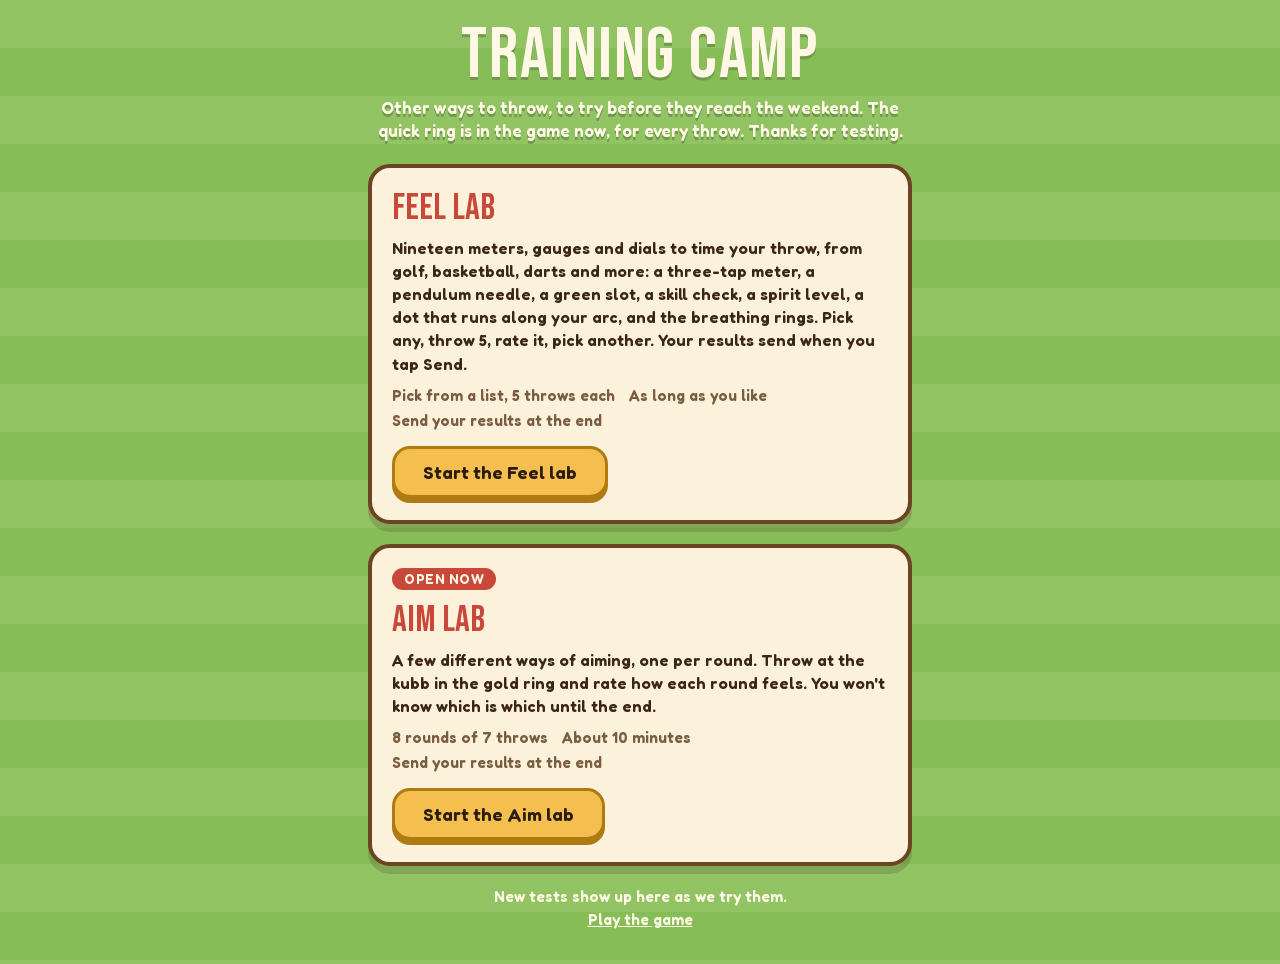
<file: training-camp/index.html>
<!doctype html>
<html lang="en">
<head>
<meta charset="UTF-8">
<meta name="viewport" content="width=device-width, initial-scale=1.0, viewport-fit=cover">
<link rel="icon" type="image/png" href="../favicon.png">
<link rel="stylesheet" href="../fonts.css">
<title>Kubb Training Camp</title>
<meta name="description" content="Try new ideas for Kubb: a cottage weekend before they reach the game.">
<style>
/* The camp's notice board: the game's poster colours, one paper card per test, pinned on a lawn green. */
:root {
  --lawn: #86bd57;
  --lawn-deep: #6f9a4a;
  --paper: #fcf1da;
  --paper-edge: #6b4423;
  --ink: #3b2614;
  --ink-soft: #7a5d40;
  --red: #c8483a;
  --gold: #f5bf4f;
  --display: 'Bebas Neue', 'Fredoka', 'Trebuchet MS', sans-serif;
  --body: 'Fredoka', 'Nunito', 'Trebuchet MS', sans-serif;
  color-scheme: light;
}
* { box-sizing: border-box; }
html, body { margin: 0; }
body {
  min-height: 100vh;
  background: var(--lawn);
  background-image: repeating-linear-gradient(180deg, rgba(255, 250, 210, 0.1) 0 48px, transparent 48px 96px);
  color: var(--ink);
  font-family: var(--body);
  font-weight: 600;
  padding: max(24px, env(safe-area-inset-top, 0px)) 16px max(32px, env(safe-area-inset-bottom, 0px));
}
main { max-width: 34rem; margin: 0 auto; display: grid; gap: 20px; }
header { text-align: center; color: #fff8e6; text-shadow: 0 3px 0 var(--lawn-deep); }
h1 { font-family: var(--display); font-weight: 400; font-size: clamp(3rem, 14vw, 4.5rem); line-height: 0.9; letter-spacing: 0.02em; margin: 0; }
header p { margin: 8px 0 0; font-size: 1.05rem; line-height: 1.4; text-wrap: balance; }
.card {
  background: var(--paper);
  border: 4px solid var(--paper-edge);
  border-radius: 22px;
  box-shadow: 0 8px 0 rgba(58, 36, 16, 0.18);
  padding: 20px 20px 22px;
  display: grid;
  gap: 10px;
}
.tag { justify-self: start; background: var(--red); color: #fff6e0; border-radius: 999px; padding: 3px 12px; font-size: 0.85rem; letter-spacing: 0.04em; text-transform: uppercase; }
h2 { font-family: var(--display); font-weight: 400; font-size: 2.3rem; line-height: 1; margin: 2px 0 0; color: var(--red); }
.card p { margin: 0; line-height: 1.45; color: var(--ink); }
.facts { margin: 0; padding: 0; list-style: none; display: flex; flex-wrap: wrap; gap: 6px 14px; color: var(--ink-soft); font-size: 0.95rem; }
.go {
  justify-self: start;
  margin-top: 6px;
  display: inline-block;
  background: var(--gold);
  color: #2b1d10;
  border: 3px solid #b07a12;
  border-radius: 18px;
  padding: 12px 28px;
  font-size: 1.15rem;
  text-decoration: none;
  box-shadow: 0 5px 0 #b07a12;
}
.choices { display: flex; flex-wrap: wrap; gap: 10px; }
.choices .go { margin-top: 0; padding: 10px 18px; font-size: 1rem; }
.off { justify-self: start; color: var(--ink-soft); font-size: 0.95rem; padding: 6px 2px; }
.go:active { transform: translateY(3px); box-shadow: 0 2px 0 #b07a12; }
.go:focus-visible { outline: 4px solid var(--ink); outline-offset: 3px; }
footer { text-align: center; color: #fff8e6; font-size: 0.95rem; line-height: 1.5; }
footer a { color: #fff8e6; }
@media (prefers-reduced-motion: reduce) { .go:active { transform: none; } }
</style>
</head>
<body>
<main>
  <header>
    <h1>Training camp</h1>
    <p>Other ways to throw, to try before they reach the weekend. The quick ring is in the game now, for every throw. Thanks for testing.</p>
  </header>

  <section class="card" aria-labelledby="feel-lab">
    <h2 id="feel-lab">Feel lab</h2>
    <p>Nineteen meters, gauges and dials to time your throw, from golf, basketball, darts and more: a three-tap meter, a pendulum needle, a green slot, a skill check, a spirit level, a dot that runs along your arc, and the breathing rings. Pick any, throw 5, rate it, pick another. Your results send when you tap Send.</p>
    <ul class="facts">
      <li>Pick from a list, 5 throws each</li>
      <li>As long as you like</li>
      <li>Send your results at the end</li>
    </ul>
    <a class="go" href="../?feellab=1&amp;from=camp">Start the Feel lab</a>
  </section>

  <section class="card" aria-labelledby="aim-lab">
    <span class="tag">Open now</span>
    <h2 id="aim-lab">Aim lab</h2>
    <p>A few different ways of aiming, one per round. Throw at the kubb in the gold ring and rate how each round feels. You won't know which is which until the end.</p>
    <ul class="facts">
      <li>8 rounds of 7 throws</li>
      <li>About 10 minutes</li>
      <li>Send your results at the end</li>
    </ul>
    <a class="go" href="../?aimlab=1&amp;from=camp">Start the Aim lab</a>
  </section>

  <footer>
    New tests show up here as we try them.<br>
    <a href="../">Play the game</a>
  </footer>
</main>
</body>
</html>
</file>
<file: style.css>
body {
    margin: 0;
    padding: 0;
    color: rgba(255, 255, 255, 0.87);
    background-color: #0f0f0f;
    overscroll-behavior: none;
}

#app {
    width: 100%;
    height: 100vh;
    height: 100dvh;
    overflow: hidden;
    display: flex;
    justify-content: center;
    align-items: center;
}

/* Dragging on the canvas aims a throw; it must not scroll or zoom the page. */
canvas {
    touch-action: none;
}

/* The title card over the page while the game loads (index.html). Cream paper and brown ink, as in
   the game's panels (src/game/ui.ts). Above the canvas, under the account and feedback sheets. */
#splash {
    position: fixed;
    inset: 0;
    z-index: 900;
    display: flex;
    flex-direction: column;
    align-items: center;
    justify-content: center;
    gap: 4px;
    padding: 0 16px;
    background: #fcf1da;
    color: #3b2614;
    transition: opacity 400ms ease-out;
}

#splash.leaving {
    opacity: 0;
    pointer-events: none;
}

.splash-title {
    font-family: 'Bebas Neue', 'Arial Narrow', sans-serif;
    font-size: clamp(88px, 24vmin, 180px);
    line-height: 0.9;
    letter-spacing: 0.04em;
}

.splash-line {
    font-family: 'Caveat', cursive;
    font-weight: 600;
    font-size: clamp(24px, 6vmin, 36px);
    color: #7a5d40;
}

.splash-dots span {
    animation: splash-dot 1.2s ease-in-out infinite;
}

.splash-dots span:nth-child(2) { animation-delay: 0.2s; }
.splash-dots span:nth-child(3) { animation-delay: 0.4s; }

/* Shown by index.html if the game hasn't started after a while (a page cached from an older build, a lost connection). */
.splash-reload {
    margin-top: 28px;
    padding: 12px 22px;
    border: 3px solid #3b2614;
    border-radius: 14px;
    background: #f6c453;
    color: #3b2614;
    font: 600 20px 'Fredoka', system-ui, sans-serif;
    cursor: pointer;
}

@keyframes splash-dot {
    0%, 60%, 100% { opacity: 0.25; }
    30% { opacity: 1; }
}

@media (prefers-reduced-motion: reduce) {
    .splash-dots span { animation: none; }
    #splash { transition: none; }
}
</file>
<file: fonts.css>
/* The game's three fonts, bundled with the game (SIL Open Font License 1.1; see ASSETS.md and
   public/assets/fonts/OFL.txt). Latin and Latin Extended only: every name in the game is covered. */

@font-face {
    font-family: 'Bebas Neue';
    font-style: normal;
    font-weight: 400;
    font-display: swap;
    src: url('assets/fonts/bebas-neue-400-latin-ext.woff2') format('woff2');
    unicode-range: U+0100-02BA, U+02BD-02C5, U+02C7-02CC, U+02CE-02D7, U+02DD-02FF, U+0304, U+0308, U+0329, U+1D00-1DBF, U+1E00-1E9F, U+1EF2-1EFF, U+2020, U+20A0-20AB, U+20AD-20C4, U+2113, U+2C60-2C7F, U+A720-A7FF;
}

@font-face {
    font-family: 'Bebas Neue';
    font-style: normal;
    font-weight: 400;
    font-display: swap;
    src: url('assets/fonts/bebas-neue-400-latin.woff2') format('woff2');
    unicode-range: U+0000-00FF, U+0131, U+0152-0153, U+02BB-02BC, U+02C6, U+02DA, U+02DC, U+0304, U+0308, U+0329, U+2000-206F, U+20AC, U+2122, U+2191, U+2193, U+2212, U+2215, U+FEFF, U+FFFD;
}

@font-face {
    font-family: 'Caveat';
    font-style: normal;
    font-weight: 600;
    font-display: swap;
    src: url('assets/fonts/caveat-600-latin-ext.woff2') format('woff2');
    unicode-range: U+0100-02BA, U+02BD-02C5, U+02C7-02CC, U+02CE-02D7, U+02DD-02FF, U+0304, U+0308, U+0329, U+1D00-1DBF, U+1E00-1E9F, U+1EF2-1EFF, U+2020, U+20A0-20AB, U+20AD-20C4, U+2113, U+2C60-2C7F, U+A720-A7FF;
}

@font-face {
    font-family: 'Caveat';
    font-style: normal;
    font-weight: 600;
    font-display: swap;
    src: url('assets/fonts/caveat-600-latin.woff2') format('woff2');
    unicode-range: U+0000-00FF, U+0131, U+0152-0153, U+02BB-02BC, U+02C6, U+02DA, U+02DC, U+0304, U+0308, U+0329, U+2000-206F, U+20AC, U+2122, U+2191, U+2193, U+2212, U+2215, U+FEFF, U+FFFD;
}

@font-face {
    font-family: 'Fredoka';
    font-style: normal;
    font-weight: 600;
    font-display: swap;
    src: url('assets/fonts/fredoka-600-latin-ext.woff2') format('woff2');
    unicode-range: U+0100-02BA, U+02BD-02C5, U+02C7-02CC, U+02CE-02D7, U+02DD-02FF, U+0304, U+0308, U+0329, U+1D00-1DBF, U+1E00-1E9F, U+1EF2-1EFF, U+2020, U+20A0-20AB, U+20AD-20C4, U+2113, U+2C60-2C7F, U+A720-A7FF;
}

@font-face {
    font-family: 'Fredoka';
    font-style: normal;
    font-weight: 600;
    font-display: swap;
    src: url('assets/fonts/fredoka-600-latin.woff2') format('woff2');
    unicode-range: U+0000-00FF, U+0131, U+0152-0153, U+02BB-02BC, U+02C6, U+02DA, U+02DC, U+0304, U+0308, U+0329, U+2000-206F, U+20AC, U+2122, U+2191, U+2193, U+2212, U+2215, U+FEFF, U+FFFD;
}
</file>
